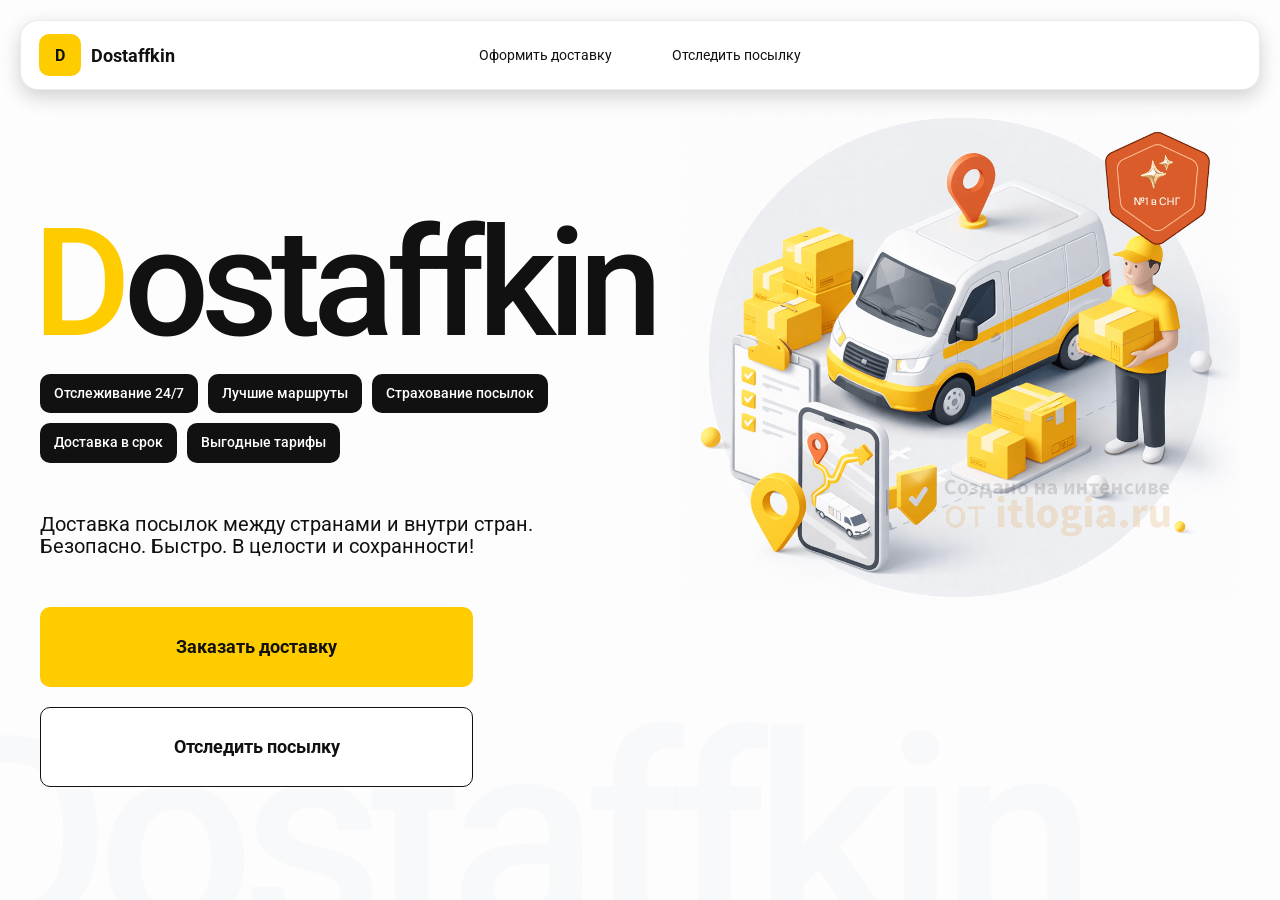
<file: index.html>
<!doctype html>
<html lang="ru">

<head>
  <meta charset="utf-8" />
  <meta name="viewport" content="width=device-width,initial-scale=1,maximum-scale=1,user-scalable=0" />
  <title>Dostaffkin — Доставка посылок между странами и внутри стран. Безопасно. Быстро. В целости и сохранности!
  </title>
  <link href="styles/base.css" rel="stylesheet" />
  <link href="styles/base_adaptive.css" rel="stylesheet" />
  <link href="styles/index.css" rel="stylesheet" />
  <link href="styles/index_adaptive.css" rel="stylesheet" />
</head>

<body>
  <div class="container">
    <header class="header">
      <a class="header-brand" href="#">
        <div class="header-logo">D</div>
        <div class="header-title">Dostaffkin</div>
      </a>
      <nav class="header-menu">
        <a class="header-link" href="./order.html">Оформить <span>доставку</span></a>
        <a class="header-link" href="./track.html">Отследить <span>посылку</span></a>
      </nav>
    </header>
    <main class="main">
      <section class="main-info">
        <div class="main-title">
          <span>D</span>ostaffkin
        </div>
        <div class="main-features">
          <div class="main-feature">Отслеживание 24/7</div>
          <div class="main-feature">Лучшие маршруты</div>
          <div class="main-feature">Страхование посылок</div>
          <div class="main-feature">Доставка в срок</div>
          <div class="main-feature">Выгодные тарифы</div>
        </div>
        <div class="main-description">
          Доставка посылок между странами и внутри стран.
          Безопасно. Быстро. В целости и сохранности!
        </div>
        <div class="main-actions">
          <a class="button" type="button" href="./order.html">Заказать доставку</a>
          <a class="button button-white" type="button" href="./track.html">Отследить посылку</a>
        </div>
      </section>
      <div class="main-title-ghost">Dostaffkin</div>
      <section class="main-image">
        <img src="images/main-image.png" alt="Main image" />
      </section>
    </main>





  </div>

</body>

</html>
</file>
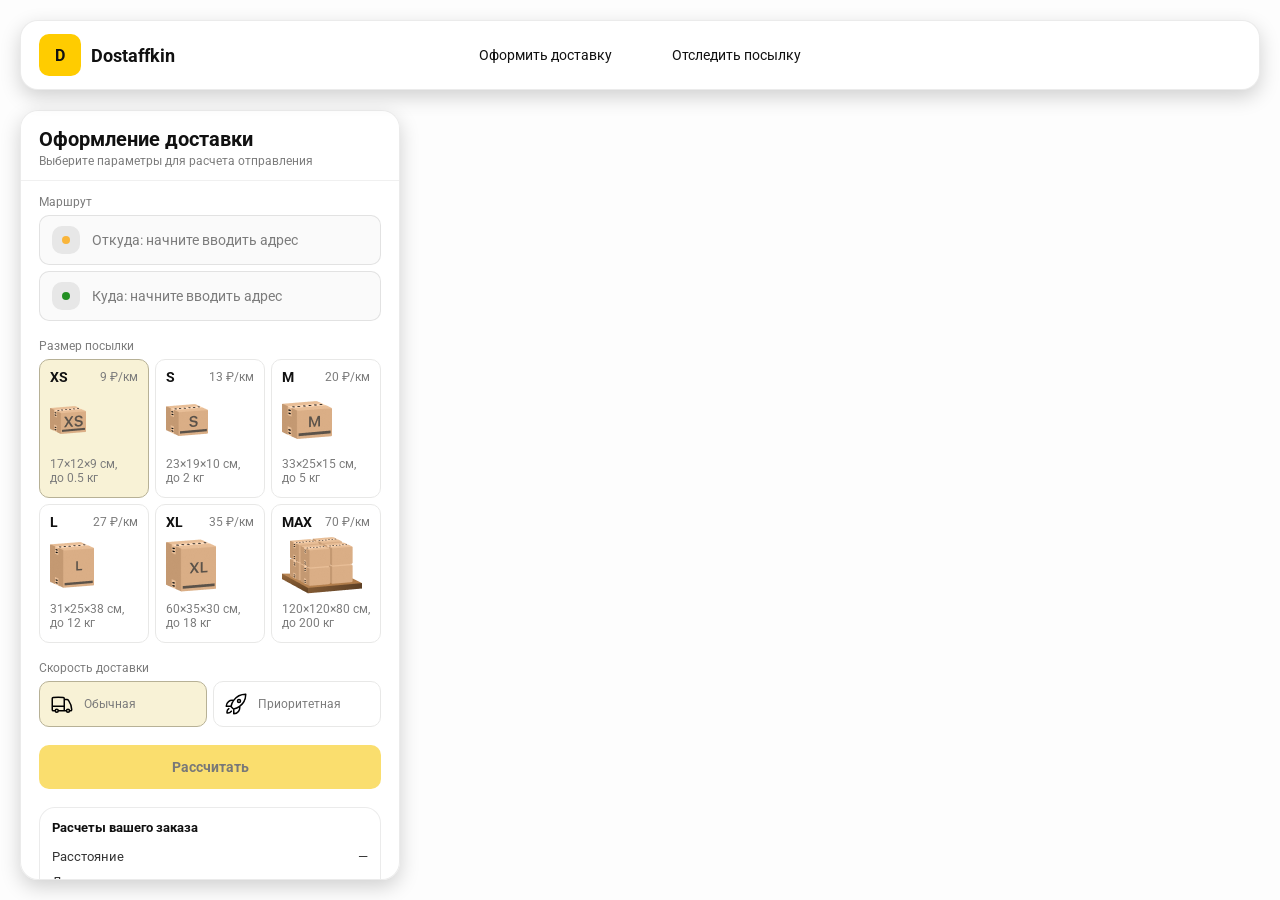
<file: order.html>
<!doctype html>
<html lang="ru">

<head>
    <meta charset="utf-8" />
    <meta name="viewport" content="width=device-width,initial-scale=1,maximum-scale=1,user-scalable=0" />
    <title>Оформление доставки</title>

    <link rel="stylesheet" href="styles/base.css" />
    <link rel="stylesheet" href="styles/base_adaptive.css" />

    <link rel="stylesheet" href="styles/order.css" />
    <link rel="stylesheet" href="styles/order_adaptive.css" />

    <script src="https://testologia.ru/ymc_min.js" data-apikey="b9fad8c1-a192-472e-980e-f86c0d94099b"
        data-suggest-apikey="1456033e-d1ed-4353-ac51-69705bab984f"></script>

</head>

<body>
    <div id="map"></div>

    <header class="header">
        <a class="header-brand" href="./index.html">
            <div class="header-logo">D</div>
            <div class="header-title">Dostaffkin</div>
        </a>
        <nav class="header-menu">
            <a class="header-link" href="#">Оформить <span>доставку</span></a>
            <a class="header-link" href="./track.html">Отследить <span>посылку</span></a>
        </nav>
    </header>
    <aside class="main" id="sidebar">
        <div class="main-header">
            <div class="main-title">Оформление доставки</div>
            <div class="main-text">Выберите параметры для расчета отправления</div>
        </div>
        <div class="main-content">
            <div class="main-route">
                <div class="main-block-title">Маршрут</div>
                <div class="main-fields">
                    <div class="main-field" id="fromField">
                        <div class="main-pin"></div>
                        <input id="from" placeholder="Откуда: начните вводить адрес" autocomplete="off" />
                        <div class="main-ac" id="fromAc" role="listbox" aria-label="Подсказки адресов"></div>
                    </div>

                    <div class="main-field" id="toField">
                        <div class="main-pin"></div>
                        <input id="to" placeholder="Куда: начните вводить адрес" autocomplete="off" />
                        <div class="main-ac" id="toAc" role="listbox" aria-label="Подсказки адресов"></div>
                    </div>
                </div>
            </div>
            <div class="main-package">
                <div class="main-block-title">Размер посылки</div>

                <div class="main-sizes">
                    <div class="main-size-card is-active" data-value="xs">
                        <div class="main-size-top">
                            <div class="main-size-label">XS</div>
                            <div class="main-size-rate">9 ₽/км</div>
                        </div>
                        <div class="main-size-media">
                            <img src="images/sizes/xs.png" alt="Короб XS" />
                        </div>
                        <div class="main-size-description">17×12×9 см,<br>до 0.5 кг</div>
                    </div>

                    <div class="main-size-card" data-value="s">
                        <div class="main-size-top">
                            <div class="main-size-label">S</div>
                            <div class="main-size-rate">13 ₽/км</div>
                        </div>
                        <div class="main-size-media">
                            <img src="images/sizes/s.png" alt="Короб S" />
                        </div>
                        <div class="main-size-description">23×19×10 см,<br>до 2 кг</div>
                    </div>

                    <div class="main-size-card" data-value="m">
                        <div class="main-size-top">
                            <div class="main-size-label">M</div>
                            <div class="main-size-rate">20 ₽/км</div>
                        </div>
                        <div class="main-size-media">
                            <img src="images/sizes/m.png" alt="Короб M" />
                        </div>
                        <div class="main-size-description">33×25×15 см,<br>до 5 кг</div>
                    </div>

                    <div class="main-size-card" data-value="l">
                        <div class="main-size-top">
                            <div class="main-size-label">L</div>
                            <div class="main-size-rate">27 ₽/км</div>
                        </div>
                        <div class="main-size-media">
                            <img src="images/sizes/l.png" alt="Короб L" />
                        </div>
                        <div class="main-size-description">31×25×38 см,<br>до 12 кг</div>
                    </div>

                    <div class="main-size-card" data-value="xl">
                        <div class="main-size-top">
                            <div class="main-size-label">XL</div>
                            <div class="main-size-rate">35 ₽/км</div>
                        </div>
                        <div class="main-size-media">
                            <img src="images/sizes/xl.png" alt="Короб XL" />
                        </div>
                        <div class="main-size-description">60×35×30 см,<br>до 18 кг</div>
                    </div>

                    <div class="main-size-card" data-value="max">
                        <div class="main-size-top">
                            <div class="main-size-label">MAX</div>
                            <div class="main-size-rate">70 ₽/км</div>
                        </div>
                        <div class="main-size-media main-size-media-palleta">
                            <img src="images/sizes/max.png" alt="Паллета" />
                        </div>
                        <div class="main-size-description">120×120×80 см,<br>до 200 кг</div>
                    </div>
                </div>
            </div>
            <div class="main-speed">
                <div class="main-block-title">Скорость доставки</div>

                <div class="main-speeds">
                    <div class="main-speed-card is-active" data-value="regular">
                        <img class="main-speed-media" src="images/icons/regular.svg" alt="Regular" />
                        <div class="main-speed-description">Обычная</div>
                    </div>
                    <div class="main-speed-card" data-value="fast">
                        <img class="main-speed-media" src="images/icons/fast.svg" alt="Fast" />
                        <div class="main-speed-description">Приоритетная</div>
                    </div>

                </div>
            </div>

            <div class="main-calculate-block">
                <button id="calc" class="button calculate-button" type="button" disabled>Рассчитать</button>
            </div>
            <div class="main-result" id="result">
                <div class="main-result-title">Расчеты вашего заказа</div>
                <div class="main-result-lines">
                    <div class="main-result-line"><span>Расстояние</span><span id="distanceValue">—</span></div>
                    <div class="main-result-line"><span>Доставим через</span><span id="durationValue">—</span></div>
                    <div class="main-result-line"><span>Тариф</span><span id="rateValue">—</span></div>
                </div>
                <div class="main-price">
                    <div class="main-price-label">Итого</div>
                    <div class="main-price-value" id="totalValue">—</div>
                </div>
            </div>
            <div class="main-order-box">
                <div class="main-order-form" id="orderForm">
                    <div class="main-order-title">Оформление доставки</div>
                    <div class="main-block-info-row">
                        <div class="main-block-title">Контакты</div>
                        <div class="order-fields">
                            <div class="main-field">
                                <input id="customerName" placeholder="Ваше имя" autocomplete="off" />
                            </div>
                            <div class="main-field">
                                <input id="customerPhone" placeholder="Ваш телефон" autocomplete="off"
                                    inputmode="tel" />
                            </div>
                        </div>
                    </div>
                    <div class="main-block-info-row extra-info">
                        <div class="main-block-title">Дополнительная информация</div>
                        <div class="main-field textarea">
                            <textarea id="comment" placeholder="Детали доставки и комментарии"></textarea>
                        </div>
                    </div>
                    <button id="submit" class="button main-submit-request" type="button" disabled>Отправить
                        заявку
                    </button>
                </div>

                <div class="main-order-success" id="orderSuccess">
                    <div class="main-success-icon">✓</div>
                    <div class="main-success-title">Заявка отправлена!</div>
                    <div class="main-success-title">Номер отправления – <span id="orderId"></span></div>
                    <div class="main-success-subtitle">Мы скоро свяжемся с вами</div>
                </div>
            </div>


        </div>

    </aside>
    <script src="scripts/order.js"></script>
</body>

</html>
</file>
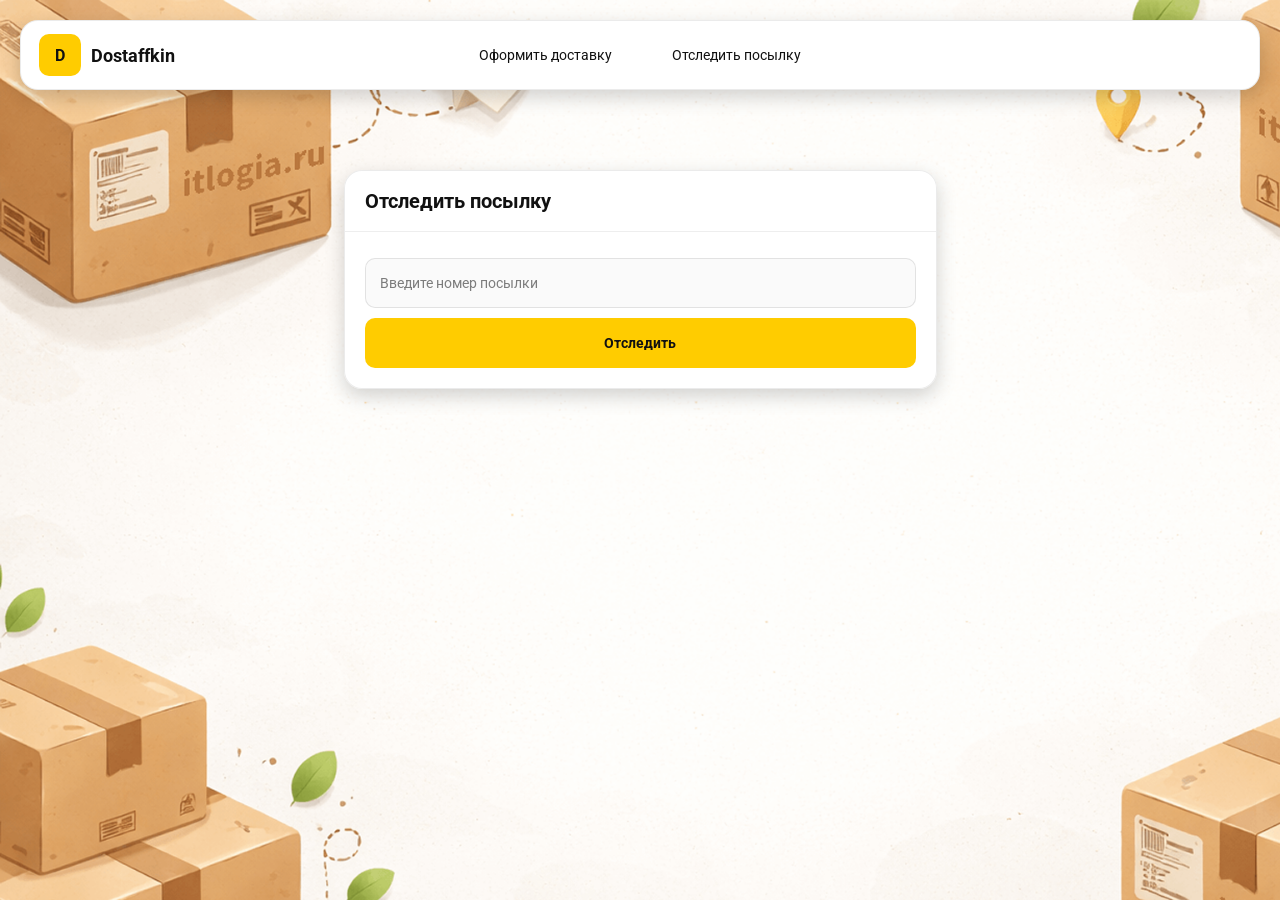
<file: track.html>
<!doctype html>
<html lang="ru">

<head>
    <meta charset="utf-8" />
    <meta name="viewport" content="width=device-width,initial-scale=1,maximum-scale=1,user-scalable=0" />
    <title>Отследить посылку</title>
    <link rel="stylesheet" href="styles/base.css" />
    <link rel="stylesheet" href="styles/base_adaptive.css" />

    <link rel="stylesheet" href="styles/track.css" />
    <link rel="stylesheet" href="styles/track_adaptive.css" />
</head>

<body>
    <div class="container">
        <header class="header">
            <a class="header-brand" href="./index.html">
                <div class="header-logo">D</div>
                <div class="header-title">Dostaffkin</div>
            </a>
            <nav class="header-menu">
                <a class="header-link" href="./order.html">Оформить <span>доставку</span></a>
                <a class="header-link" href="#">Отследить <span>посылку</span></a>
            </nav>
        </header>
        <main class="track-content">
            <section class="track-card track-search">
                <div class="track-title">Отследить посылку</div>
                <div class="track-action">
                    <div class="main-field track-field">
                        <input id="trackNumber" placeholder="Введите номер посылки" autocomplete="off" />
                    </div>
                    <button id="trackButton" class="button track-button" type="button">Отследить</button>
                </div>
            </section>
            <section class="track-card track-result" id="trackResult">
                <div class="track-result-header">
                    <div class="track-id" id="trackIdValue"></div>
                    <div class="track-routes">
                        <div class="track-route">
                            <div class="track-route-pin">
                                <svg xmlns="http://www.w3.org/2000/svg" fill="none" viewBox="0 0 24 24"
                                    stroke-width="1.5" stroke="orange" class="size-6">
                                    <path stroke-linecap="round" stroke-linejoin="round"
                                        d="M15 10.5a3 3 0 1 1-6 0 3 3 0 0 1 6 0Z" />
                                    <path stroke-linecap="round" stroke-linejoin="round"
                                        d="M19.5 10.5c0 7.142-7.5 11.25-7.5 11.25S4.5 17.642 4.5 10.5a7.5 7.5 0 1 1 15 0Z" />
                                </svg>
                            </div>
                            <div class="track-route-address" id="trackFromValue">
                                Откуда: Москва, улица Арбат, 1
                            </div>
                        </div>
                        <div class="track-route track-route-arrow">
                            <svg xmlns="http://www.w3.org/2000/svg" fill="none" viewBox="0 0 24 24" stroke-width="1.5"
                                stroke="currentColor" class="size-6">
                                <path stroke-linecap="round" stroke-linejoin="round"
                                    d="M19.5 13.5 12 21m0 0-7.5-7.5M12 21V3" />
                            </svg>
                        </div>
                        <div class="track-route">
                            <div class="track-route-pin">
                                <svg xmlns="http://www.w3.org/2000/svg" fill="none" viewBox="0 0 24 24"
                                    stroke-width="1.5" stroke="green" class="size-6">
                                    <path stroke-linecap="round" stroke-linejoin="round"
                                        d="M15 10.5a3 3 0 1 1-6 0 3 3 0 0 1 6 0Z" />
                                    <path stroke-linecap="round" stroke-linejoin="round"
                                        d="M19.5 10.5c0 7.142-7.5 11.25-7.5 11.25S4.5 17.642 4.5 10.5a7.5 7.5 0 1 1 15 0Z" />
                                </svg>
                            </div>
                            <div class="track-route-address" id="trackToValue">
                                Куда: Минск, проспект Независимости, 58
                            </div>
                        </div>
                    </div>
                </div>
                <div class="track-info">
                    <div class="track-status-title">Статус данной посылки:</div>
                    <div class="track-status-list" id="trackStatusList">

                    </div>
                </div>
            </section>
        </main>

    </div>

    <script src="scripts/track.js"></script>
</body>

</html>
</file>
<file: styles/base.css>
*, *::before, *::after {
    box-sizing: border-box;
}
@font-face {
    font-family: "Roboto";
    src: url("../fonts/Roboto-Regular.ttf");
    font-weight: normal;
}

@font-face {
    font-family: "Roboto";
    src: url("../fonts/Roboto-Bold.ttf");
    font-weight: bold;
}

@font-face {
    font-family: "Roboto";
    src: url("../fonts/Roboto-Medium.ttf");
    font-weight: 500;
}


html, body {
    margin: 0;
    color: #111111;
    font-family: "Roboto", sans-serif;
}

body {
    background: #FDFDFD;
}

.header{
    border-radius: 18px;
    box-shadow: 0 7px 20px 0 #0000002E;
    backdrop-filter: blur(10px);
    background: #ffffff;
    left: 20px;
    border: 1px solid rgba(0, 0, 0, 0.08);
    position: fixed;
    right: 20px;
    top: 20px;
    padding: 14px 18px;
    height: 70px;
    display: flex;
    align-items: center;
    z-index: 6;

}
.header-brand {
    display: flex;
    align-items: center;
    text-decoration: none;
    gap: 10px;
}

.header-logo {
    width: 42px;
    height: 42px;
    border-radius: 10px;
    background: #FFCC00;
    display: grid;
    place-items: center;
    font-weight: bold;
    color: #111;
}

.header-title {
    font-size: 18px;
    font-weight: bold;
    color: #111111;
    text-decoration: none;
}
.header-menu {
    display: flex;
    align-items: center;
    gap: 60px;
    margin: 0;
    position: absolute;
    left: 50%;
    transform: translateX(-50%);
}

.header-link {
    font-size: 14px;
    color: #111111;
    text-decoration: none;
}
.button {
    border: 0;
    outline: none;
    height: 44px;
    border-radius: 10px;
    font-size: 14px;
    font-weight: bold;
    cursor: pointer;
    font-family: inherit;
    transition: transform .08s ease, opacity .12s ease;
    background: #ffcc00;
    color: #111111;
    text-align: center;
    text-decoration: none;
}

.button:hover {
    background-color: #E5BC19;
}

.button:disabled {
    cursor: not-allowed;
    background-color: #FADE6E;
    color: #787878;
    transform: none;
}

.button.button-white {
    background: #ffffff;
    border: 1px solid #111111;
}

.button.button-white:hover {
    background: rgb(241 241 241);
}
.main-field {
    display: flex;
    align-items: center;
    margin-top: 6px;
    gap: 10px;
    border: 1px solid #1111111A;
    background: #FAFAFA;
    border-radius: 10px;
    padding: 10px 12px;
    position: relative;
    box-sizing: border-box;
    height: 50px;
}

.main-field.textarea {
    height: auto;
}

.main-pin {
    width: 28px;
    height: 28px;
    border-radius: 10px;
    background: rgba(17, 17, 17, 0.08);
    display: grid;
    place-items: center;
    flex: 0 0 auto;
    position: relative;
}

.main-pin::before {
    content: "";
    width: 8px;
    height: 8px;
    border-radius: 999px;
    background: orange;
    opacity: .75;
    display: block;
}

.main-field:last-child .main-pin::before {
    background: green;
    opacity: .85;
}

input, textarea {
    width: 100%;
    border: 0;
    outline: none;
    background: transparent;
    font-size: 14px;
    color: #111111;
    font-family: inherit;
}

textarea {
    resize: vertical;
    min-height: 72px;
    padding: 2px 0;
}

input::placeholder, textarea::placeholder {
    color: #7C7C7C;
}

.main-field:focus-within {
    border-color: rgba(0, 0, 0, 0.20);
    box-shadow: 0 0 0 4px rgba(255, 204, 0, 0.35);
    background: rgba(255, 255, 255, 0.75);
}
</file>
<file: styles/base_adaptive.css>
@media (max-width: 767px) {
    .header {
        left: 10px;
        right: 10px;
        top: 10px;
    }

    .header-link span {
        display: none;
    }

    .header-menu {
        gap: 20px;
        justify-content: flex-start;
        margin: 0 0 0 30px;
        position: static;
        transform: none;
    }
}

@media (max-width: 420px) {
    .header-title {
        display: none;
    }
}

@media (max-width: 374px) {
    .header-menu {
        gap: 10px;
        margin: 0 0 0 10px;
    }
}
</file>
<file: styles/index.css>
.container {
    overflow: hidden;
    min-height: 100vh;
}
.main {
    padding: 111px 40px 40px;
    position: relative;
    display: flex;
}
.main-info {
    max-width: 840px;
    width: 100%;
    position: relative;
}
.main-title {
    margin-top: 98px;
    font-weight: 500;
    font-size: 200px;
    line-height: 1;
    letter-spacing: -0.05em;
    color: #111111;
    left: -15px;
    position: relative;
}

.main-title span {
    color: #ffcc00;
}
.main-features {
    margin-top: 15px;
    display: flex;
    flex-wrap: wrap;
    gap: 10px;
}

.main-feature {
    background: #111111;
    color: #ffffff;
    padding: 12px 14px;
    font-weight: 500;
    font-size: 14px;
    line-height: 1.1;
    border-radius: 10px;
}
.main-description {
    margin-top: 50px;
    max-width: 500px;
    font-size: 20px;
    line-height: 1.1;
    color: #111111;
}
.main-actions {
    margin-top: 50px;
    display: flex;
    flex-direction: column;
    gap: 20px;
}

.main-actions .button {
    height: 80px;
    width: 433px;
    font-size: 18px;
    font-weight: bold;
    place-items: center;
    display: grid;
}
.main-title-ghost {
    position: absolute;
    z-index: -1;
    left: -70px;
    bottom: -150px;
    font-weight: 500;
    font-size: 278px;
    line-height: 1;
    letter-spacing: -0.05em;
    color: #ECEDF04D;
}
.main-image {
    width: 1024px;
    top: 100px;
    z-index: -2;
}

.main-image img {
    width: 100%;
    max-width: 1024px;
    height: auto;
    display: block;
}
</file>
<file: styles/index_adaptive.css>
@media (max-width: 1760px) {
    .main-title {
        font-size: 150px;
        left: -7px;
    }

    .main-info {
        max-width: 640px;
    }
}
@media (max-width: 1200px) {
    .main-info {
        max-width: 540px;
    }

    .main {
        padding: 111px 20px 20px;
    }

    .main-title {
        font-size: 120px;
        left: -4px;
    }

    .main-title-ghost {
        font-size: 220px;
    }
}
@media (max-width: 1024px) {
    .main-title {
        margin-top: 30px;
    }

    .main {
        flex-direction: column-reverse;
    }

    .main-image {
        max-width: 350px;
        position: absolute;
        left: 370px;
        top: 370px;
    }

    .main-info {
        max-width: 100%;
    }

    .main-actions {
        gap: 10px;
    }

    .main-actions .button {
        height: 50px;
        font-size: 14px;
        width: auto;
        max-width: 300px;
    }

    .main-description {
        max-width: 350px;
    }
}
@media (max-width: 570px) {
    .main-title {
        font-size: 88px;
    }

    .main-description {
        max-width: 100%
    }

    .main-actions {
       width: 100%;
    }

    .main-actions .button {
        width: 100%;
        max-width: 100%
    }

    .main-image {
        max-width: 650px;
        position: absolute;
        left: 170px;
        top: 70px;
        opacity: 0.2;
    }
}
@media (max-width: 400px) {
    .main-title {
        font-size: 70px;
    }
}
</file>
<file: styles/order.css>
#map {
    position: fixed;
    inset: 0;
}
.main {
    border-radius: 18px;
    box-shadow: 0 7px 20px 0 #0000002E;
    backdrop-filter: blur(10px);
    background: rgba(255, 255, 255, 0.96);
    left: 20px;
    border: 1px solid rgba(0, 0, 0, 0.08);
    position: fixed;
    top: 110px;
    bottom: 20px;
    width: 380px;
    display: flex;
    flex-direction: column;
    overflow: hidden;
    z-index: 5;
}
.main-header {
    padding: 18px 18px 12px 18px;
    border-bottom: 1px solid rgba(0, 0, 0, 0.06);
    display: flex;
    flex-direction: column;
}

.main-title {
    font-size: 20px;
    line-height: 100%;
    font-weight: bold;
}

.main-text {
    font-size: 12px;
    margin-top: 5px;
    color: #7C7C7C;
}
.main-content {
    padding: 14px 18px 18px 18px;
    overflow: auto;
    scrollbar-width: none;
    display: flex;
    flex-direction: column;
    gap: 18px;
    flex: 1;
}
.main-block-title {
    font-size: 12px;
    color: #7C7C7C;
}

.main-route .main-block-title,
.main-package .main-block-title {
    margin-bottom: 6px;
}
.main-sizes {
    display: grid;
    gap: 6px;
    grid-template-columns: repeat(3, 1fr);
}

.main-size-card {
    border: 1px solid #E8E8E7;
    background: #FFFFFF;
    border-radius: 10px;
    padding: 10px;
    cursor: pointer;
    user-select: none;
    transition: transform .08s ease, border-color .12s ease, background .12s ease;
    min-height: 139px;
}

.main-size-card:hover {
    transform: translateY(-1px);
}

.main-size-card.is-active {
    background-color: #F8F2D6;
    border-color: #B7B196;
}

.main-size-top {
    display: flex;
    align-items: center;
    justify-content: space-between;
}

.main-size-label {
    font-weight: bold;
    font-size: 14px;
    color: #111111;
    line-height: 100%;
}

.main-size-rate {
    font-size: 12px;
    color: #7C7C7C;
    line-height: 100%;
}

.main-size-media {
    margin-top: 8px;
    height: 57px;
}

.main-size-description {
    margin-top: 8px;
    font-size: 12px;
    color: #7C7C7C;
    line-height: 1.2;
}
.calculate-button {
    width: 100%;
}
.main-result {
    border: 1px solid rgba(0, 0, 0, 0.08);
    background: rgba(255, 255, 255, 0.75);
    border-radius: 16px;
    padding: 12px;
    line-height: 1.25;
}

.main-result-title {
    font-weight: bold;
    font-size: 13px;
    color: #111111;
    margin-bottom: 13px;
}

.main-result-lines {
    gap: 8px;
    display: flex;
    flex-direction: column;
}

.main-result-line {
    font-size: 13px;
    color: rgba(17, 17, 17, 0.85);
    display: flex;
    justify-content: space-between;
}

.main-price {
    margin-top: 18px;
    padding-top: 10px;
    border-top: 1px dashed rgba(0, 0, 0, 0.12);
    display: flex;
    align-items: baseline;
    justify-content: space-between;
}

.main-price-label {
    font-size: 12px;
    color: rgba(17, 17, 17, 0.55);
}

.main-price-value {
    font-size: 20px;
    font-weight: bold;
    color: #111111;
    letter-spacing: -0.3px;
}
.main-order-box {
    background: #ffffff;
    border: 1px solid #E8E8E7;
    border-radius: 10px;
    padding: 12px;
}

.main-order-title {
    margin-bottom: 8px;
    font-weight: bold;
    font-size: 14px;
    color: #111111;
}

.main-block-info {
    display: flex;
    flex-direction: column;
    gap: 6px;
}

.order-fields {
    display: grid;
    grid-template-columns: 1fr 1fr;
    column-gap: 10px;
    margin-top: 6px;
}

.main-block-info-row.extra-info {
    display: block;
    margin-top: 13px;
}

.main-submit-request {
    width: 100%;
    margin-top: 6px;
}

.main-order-success {
    display: none;
    text-align: center;
    padding: 22px 12px;
    gap: 12px;
}

.main-order-success.is-visible {
    display: flex;
    flex-direction: column;
    align-items: center;
}

.main-success-icon {
    width: 56px;
    height: 56px;
    border-radius: 50%;
    background: #16a34a;
    color: #ffffff;
    display: grid;
    place-items: center;
    font-size: 30px;
}

.main-success-title {
    font-size: 14px;
    font-weight: bold;
    color: #111111;
}

.main-success-subtitle {
    font-size: 12px;
    color: rgba(17, 17, 17, 0.55);
    line-height: 1.3;
}
.main-speed .main-block-title {
    margin-bottom: 6px;
}

.main-speeds {
    display: grid;
    gap: 6px;
    grid-template-columns: repeat(2, 1fr);
}

.main-speed-card {
    border: 1px solid #E8E8E7;
    background: #FFFFFF;
    border-radius: 10px;
    padding: 10px;
    cursor: pointer;
    user-select: none;
    transition: transform .08s ease, border-color .12s ease, background .12s ease;
    display: flex;
    align-items: center;
    gap: 10px;
}

.main-speed-card:hover {
    transform: translateY(-1px);
}

.main-speed-card.is-active {
    background-color: #F8F2D6;
    border-color: #B7B196;
}

.main-speed-description {
    font-size: 12px;
    color: #7C7C7C;
    line-height: 1.2;
}
</file>
<file: styles/order_adaptive.css>
@media (max-width: 767px) {
    .main {
        left: 10px;
        right: 10px;
        top: 50%;
        bottom: 12px;
        width: auto;
        max-width: none;
    }
}

@media (max-width: 420px) {
    .main-sizes {
        grid-template-columns: repeat(2, 1fr);
    }
}
</file>
<file: styles/track.css>
.container {
    background: #F4F4F4 url("../images/track-bg.png");
    background-size: cover;
    min-height: 100vh;
    padding: 170px 0 50px 0;
}
.track-content {
    width: 593px;
    margin: 0 auto;
}
.track-card {
    width: 100%;
    border-radius: 18px;
    box-shadow: 0 7px 20px 0 #0000002E;
    backdrop-filter: blur(10px);
    background: rgba(255, 255, 255, 0.96);
    border: 1px solid rgba(0, 0, 0, 0.08);
}

.track-title {
    font-size: 20px;
    line-height: 100%;
    font-weight: bold;
    border-bottom: 1px solid #EEEEEE;
    padding: 20px;
}

.track-action {
    padding: 20px;
}

.track-button {
    width: 100%;
    height: 50px;
}

.track-field {
    margin-bottom: 10px;
}
.track-result {
    margin-top: 5px;
    display: none;
}

.track-result.is-visible {
    display: block;
}

.track-result-header {
    font-weight: bold;
    font-size: 14px;
    color: #111111;
    padding: 20px;
    border-bottom: 1px solid #EEEEEE;
}

.track-id {
    margin-bottom: 12px;
    font-size: 20px;
}

.track-routes {
    display: flex;
    flex-direction: column;
    gap: 10px;
    font-weight: normal;
}

.track-route {
    display: flex;
    align-items: center;
    gap: 10px;
}

.track-route-pin {
    width: 24px;
    height: 24px;
    flex-shrink: 0;
}

.track-route-arrow {
    padding: 15px 0;
    width: 24px;
    height: 24px;
}

.track-info {
    padding: 20px;
}

.track-status {
    display: flex;
    align-items: center;
    font-size: 12px;
    gap: 10px;
}

.track-status-title {
    font-size: 14px;
    color: #111111;
    margin-bottom: 20px;
}

.track-status-list {
    display: flex;
    flex-direction: column;
    gap: 15px;
}

.track-status-icon {
    width: 40px;
    height: 40px;
    border-radius: 50%;
    background: rgba(17, 17, 17, 0.08);
    display: grid;
    place-items: center;
    flex: 0 0 auto;
}

.track-status.created .track-status-icon {
    background-color: #F1CB00;
}

.track-status.in-way .track-status-icon {
    background-color: #F08A11;
}

.track-status.ready .track-status-icon {
    background-color: #A35D0A;
}

.track-status.done .track-status-icon {
    background-color: #37C93B;
}

.track-status-text {
    display: flex;
    align-items: center;
    justify-content: space-between;
    color: #111111;
    font-size: 12px;
    flex: 1;
}

.track-status-date {
    color: rgba(17, 17, 17, 0.55);
}
</file>
<file: styles/track_adaptive.css>
@media (max-width: 767px) {
    .container {
        padding: 130px 0 50px 0;
    }

    .track-content {
        width: 100%;
        padding-left: 10px;
        padding-right: 10px;
    }

    .track-result-header {
        padding: 20px;
    }
}
</file>
